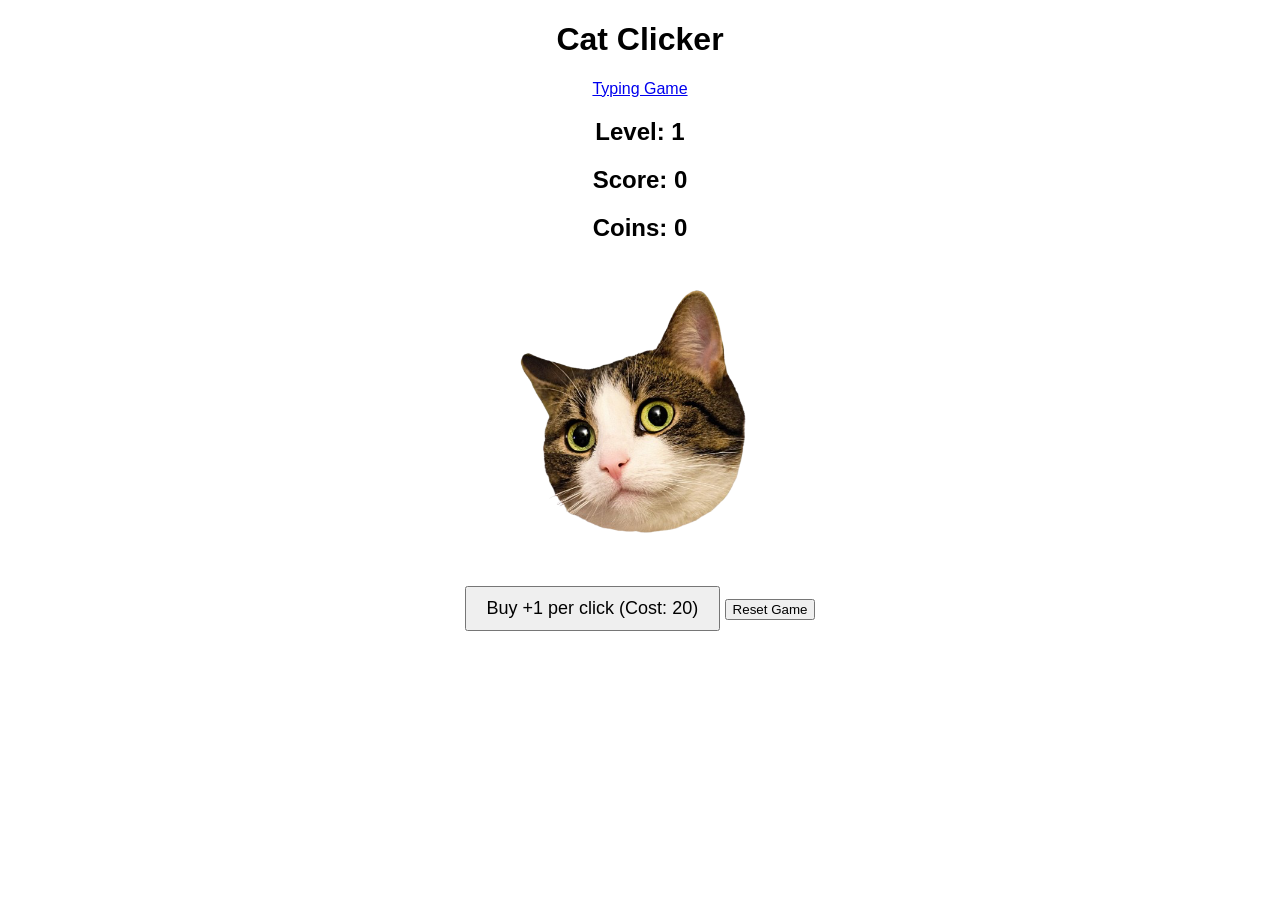
<file: index.html>
<!DOCTYPE html>
<html lang="en">
<head>
<meta charset="UTF-8">
<meta name="viewport" content="width=device-width, initial-scale=1.0">
<title>Cat Clicker</title>
<link rel="stylesheet" href="style.css">
</head>
<body>
<h1>Cat Clicker</h1>
<a href="typing.html">Typing Game</a>
<h2>Level: <span id="level">1</span></h2>
<h2>Score: <span id="score">0</span></h2>
<h2>Coins: <span id="coins">0</span></h2>

<img id="cat" src="cat.png" alt="A cat to click">

<div>
<button id="buy">Buy +1 per click (Cost: <span id="cost">20</span>)</button>
<button id="reset">Reset Game</button>
</div>

<script src="app.js"></script>
</body>
</html>
</file>
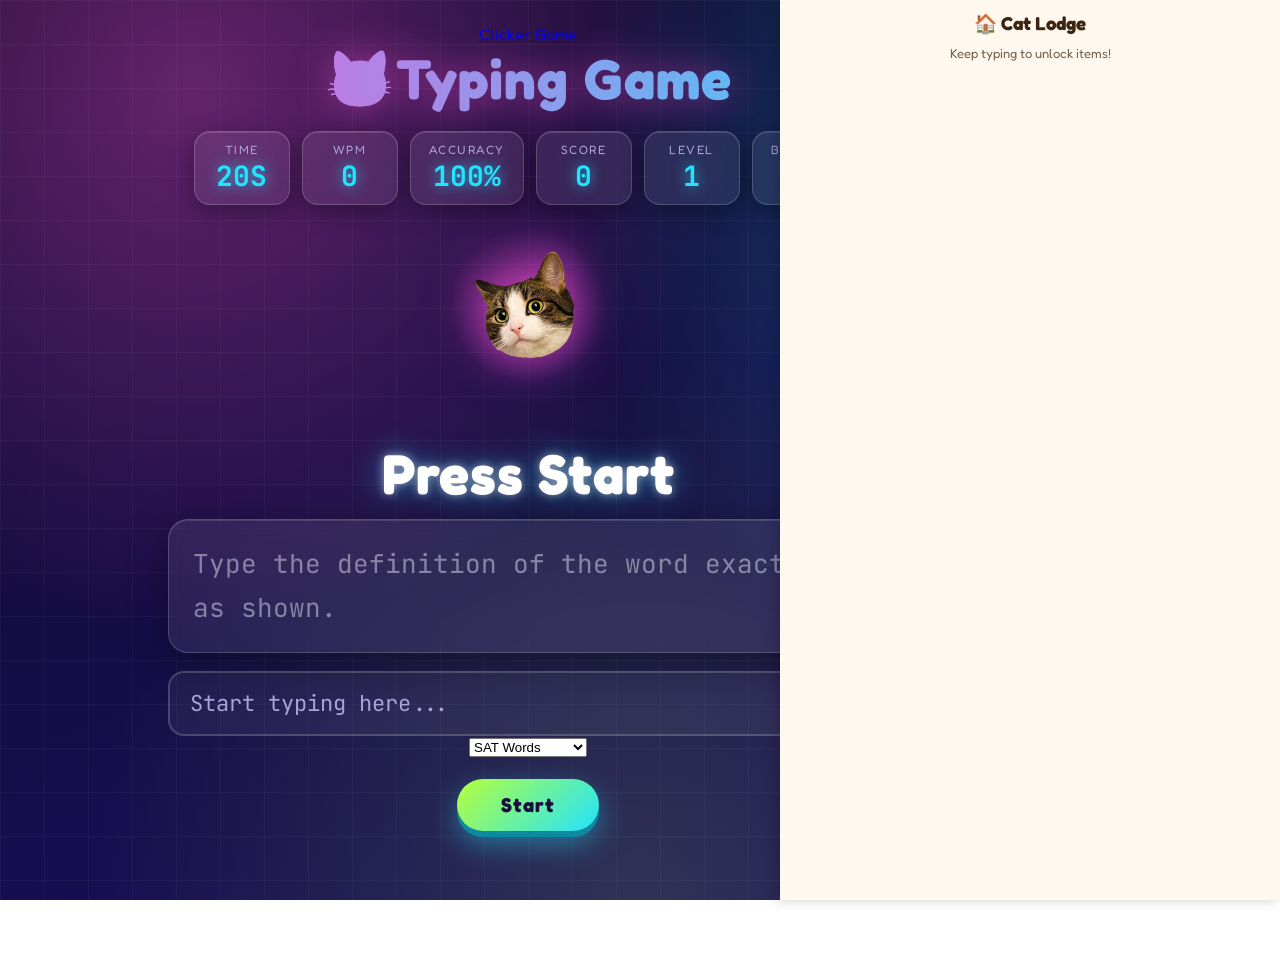
<file: typing.html>
<!DOCTYPE html>
<html lang="en">
<head>
  <meta charset="UTF-8">
  <meta name="viewport" content="width=device-width, initial-scale=1">
  <title>Cat Typing Game</title>
  <link rel="stylesheet" href="typing.css">
  <link rel="stylesheet" href="lodge.css">
</head>
<body>
  <a href="index.html">Clicker Game</a>
  <h1>🐱Typing Game</h1>
  <div id="stats">
    <div>Time <strong><span id="time">20</span>s</strong></div>
    <div>WPM <strong id="wpm">0</strong></div>
    <div>Accuracy <strong><span id="accuracy">100</span>%</strong></div>
    <div>Score <strong id="score">0</strong></div>
    <div>Level <strong id="level">1</strong></div>
    <div>Best WPM <strong id="best">0</strong></div>
  </div>

  <img id="cat" src="cat.png" alt="Your cat">

  <p id="message"></p>

  <div id="word">Press Start</div>
  <div id="definition">Type the definition of the word exactly as shown.</div>

  <input id="typing-input" type="text" autocomplete="off" autocapitalize="off"
         autocorrect="off" spellcheck="false" placeholder="Start typing here..." disabled>

<div id="bank-selection">
  <!-- <label for="word-bank">Choose Word Bank</label> -->

  <select id="word-bank">
    <option value="words1">SAT Words</option>
    <option value="words2">SAT Words 2</option>
    <option value="words3">Investing Words</option>
    <option value="words4">Health Words</option>
    <option value="words5">Science Words</option>
  </select>
</div>


  <button id="start">Start</button>

  <div id="result"></div>
  <script src="lodge.js"></script>
  <script src="typing.js"></script>
</body>
</html>
</file>
<file: style.css>
body {
    text-align: center;
    font-family: Arial, sans-serif;
}

#cat {
    width: 300px;
    cursor: pointer;
}

#buy {
    margin-top: 20px;
    padding: 10px 20px;
    font-size: 18px;
    cursor: pointer;
}

/* Cat bounce animation */
.bounce {
    animation: bounce 0.25s ease;
}

@keyframes bounce {
    0% {
        transform: scale(1);
    }
    50% {
        transform: scale(0.85);
    }
    100% {
        transform: scale(1);
    }
}

/* Floating score popup */

.popup {
    position: fixed;
    font-family: "Arial", sans-serif;
    font-size: 32px;
    font-weight: 900;
    letter-spacing: -1px;

    /* Sky gradient */
    background: linear-gradient(
        180deg,
        #ffffff 0%,
        #b9f3ff 25%,
        #45c8ff 55%,
        #1685ff 100%
    );

    /* Shiny text */
    -webkit-background-clip: text;
    background-clip: text;
    color: transparent;

    /* Glow and depth */
    filter: drop-shadow(0 2px 0 #0872c9)
            drop-shadow(0 0 10px rgba(56, 189, 248, 0.6));

    pointer-events: none;
    animation: floatUp 0.7s ease-out forwards;
    transform: scale(1);
}


@keyframes floatUp {
    0% {
        opacity: 1;
        transform: translateY(0) scale(1);
    }
    100% {
        opacity: 0;
        transform: translateY(-80px) scale(1.4);
    }
}
</file>
<file: typing.css>
/* ============================================================
   TYPE & PURR: neon arcade redesign
   Drop-in replacement for style.css. Same IDs and classes.
   ============================================================ */

@import url('https://fonts.googleapis.com/css2?family=Fredoka:wght@500;600;700&family=JetBrains+Mono:wght@500;700&display=swap');

:root {
  --bg-1: #0f0a2a;
  --bg-2: #1b1064;
  --pink: #ff4fd8;
  --cyan: #22e4ff;
  --lime: #b6ff3b;
  --gold: #ffd23f;
  --red: #ff3d6e;
  --glass: rgba(255, 255, 255, 0.08);
  --glass-border: rgba(255, 255, 255, 0.18);
  --text: #f5f3ff;
  --muted: #a9a3d6;
}

* { box-sizing: border-box; }
.duration-options {
  display: flex;
  gap: 10px;
  justify-content: center;
  margin: 20px 0;
}

.duration-btn {
  padding: 10px 18px;
  background: white;
  border: 2px solid #ddd;
  border-radius: 12px;
  font-size: 16px;
  font-weight: bold;
  cursor: pointer;
}

.duration-btn.active {
  background: #222;
  color: white;
  border-color: #222;
}
body {
  font-family: 'Fredoka', 'Arial Rounded MT Bold', Arial, sans-serif;
  text-align: center;
  color: var(--text);
  margin: 0;
  padding: 24px 16px 60px;
  min-height: 100vh;
  background:
    radial-gradient(circle at 15% 10%, rgba(255, 79, 216, 0.35), transparent 40%),
    radial-gradient(circle at 85% 20%, rgba(34, 228, 255, 0.30), transparent 40%),
    radial-gradient(circle at 50% 100%, rgba(182, 255, 59, 0.15), transparent 50%),
    linear-gradient(160deg, var(--bg-1), var(--bg-2));
  background-attachment: fixed;
  overflow-x: hidden;
}

/* subtle moving grid for arcade feel */
body::before {
  content: "";
  position: fixed;
  inset: 0;
  background-image:
    linear-gradient(rgba(255,255,255,0.04) 1px, transparent 1px),
    linear-gradient(90deg, rgba(255,255,255,0.04) 1px, transparent 1px);
  background-size: 44px 44px;
  animation: gridMove 12s linear infinite;
  pointer-events: none;
  z-index: 0;
}
@keyframes gridMove {
  to { background-position: 44px 44px; }
}

body > * { position: relative; z-index: 1; }

/* ---------- Title ---------- */
h1 {
  font-size: clamp(32px, 6vw, 56px);
  font-weight: 700;
  margin: 0 0 18px;
  letter-spacing: 1px;
  background: linear-gradient(90deg, var(--pink), var(--cyan), var(--lime), var(--pink));
  background-size: 300% 100%;
  -webkit-background-clip: text;
  background-clip: text;
  color: transparent;
  animation: titleShift 6s linear infinite;
  filter: drop-shadow(0 0 18px rgba(255, 79, 216, 0.45));
}
@keyframes titleShift {
  to { background-position: 300% 0; }
}

/* ---------- Stats HUD ---------- */
#stats {
  display: flex;
  flex-wrap: wrap;
  justify-content: center;
  gap: 12px;
  margin-bottom: 20px;
}

#stats div {
  min-width: 96px;
  background: var(--glass);
  border: 1px solid var(--glass-border);
  border-radius: 16px;
  padding: 10px 18px;
  font-size: 12px;
  text-transform: uppercase;
  letter-spacing: 1.5px;
  color: var(--muted);
  backdrop-filter: blur(10px);
  -webkit-backdrop-filter: blur(10px);
  box-shadow: 0 6px 24px rgba(0, 0, 0, 0.35), inset 0 1px 0 rgba(255, 255, 255, 0.12);
  transition: transform 0.2s ease, box-shadow 0.2s ease;
}
#stats div:hover {
  transform: translateY(-3px);
  box-shadow: 0 10px 28px rgba(34, 228, 255, 0.25), inset 0 1px 0 rgba(255, 255, 255, 0.2);
}

#stats strong {
  display: block;
  font-family: 'JetBrains Mono', 'Courier New', monospace;
  font-size: 28px;
  letter-spacing: 0;
  color: var(--cyan);
  text-shadow: 0 0 14px rgba(34, 228, 255, 0.7);
}

.stats h2 {
  display: inline-block;
  margin: 5px 12px;
  font-size: 20px;
  color: var(--gold);
  text-shadow: 0 0 12px rgba(255, 210, 63, 0.6);
}

/* ---------- Cat ---------- */
#cat {
  width: 160px;
  height: 160px;
  object-fit: contain;
  padding: 14px;
  border-radius: 50%;
  background: radial-gradient(circle, rgba(255, 79, 216, 0.35), rgba(255, 79, 216, 0) 70%);
  filter: drop-shadow(0 0 22px rgba(255, 79, 216, 0.7));
  animation: float 3s ease-in-out infinite;
  cursor: pointer;
  user-select: none;
  -webkit-user-drag: none;
}
@keyframes float {
  0%, 100% { transform: translateY(0); }
  50%      { transform: translateY(-8px); }
}

#cat.bounce {
  animation: bounce 0.3s;
  filter: drop-shadow(0 0 34px rgba(182, 255, 59, 0.95));
}
@keyframes bounce {
  0%   { transform: scale(1) rotate(0deg); }
  40%  { transform: scale(1.3) rotate(-8deg); }
  70%  { transform: scale(1.15) rotate(6deg); }
  100% { transform: scale(1) rotate(0deg); }
}

/* ---------- Message (level-ups, combos) ---------- */
#message {
  min-height: 32px;
  margin: 6px 0;
  font-size: 22px;
  font-weight: 700;
  color: var(--gold);
  text-shadow: 0 0 16px rgba(255, 210, 63, 0.8);
  animation: pop 0.4s ease-out;
}
@keyframes pop {
  0%   { transform: scale(0.6); opacity: 0; }
  70%  { transform: scale(1.12); opacity: 1; }
  100% { transform: scale(1); }
}

/* ---------- Word ---------- */
#word {
  font-size: clamp(34px, 7vw, 56px);
  font-weight: 700;
  margin: 12px 0;
  color: #fff;
  text-shadow: 0 0 10px rgba(255, 255, 255, 0.5), 0 0 30px rgba(34, 228, 255, 0.5);
  letter-spacing: 1px;
}

/* ---------- Definition / typing text ---------- */
#definition {
  max-width: 720px;
  margin: 12px auto 18px;
  padding: 22px 24px;
  background: var(--glass);
  border: 1px solid var(--glass-border);
  border-radius: 20px;
  backdrop-filter: blur(12px);
  -webkit-backdrop-filter: blur(12px);
  box-shadow: 0 10px 40px rgba(0, 0, 0, 0.4), inset 0 1px 0 rgba(255, 255, 255, 0.12);
  font-family: 'JetBrains Mono', 'Courier New', monospace;
  font-size: 26px;
  line-height: 1.7;
  text-align: left;
  color: rgba(245, 243, 255, 0.45);   /* untyped text is dim */
}

#definition .correct {
  color: var(--lime);
  text-shadow: 0 0 10px rgba(182, 255, 59, 0.55);
}

#definition .wrong {
  color: #fff;
  background: var(--red);
  border-radius: 4px;
  box-shadow: 0 0 14px rgba(255, 61, 110, 0.8);
}

#definition .current {
  color: #fff;
  background: rgba(255, 210, 63, 0.25);
  border-bottom: 3px solid var(--gold);
  border-radius: 3px;
  animation: caret 0.9s steps(2, start) infinite;
}
@keyframes caret {
  50% { border-bottom-color: transparent; }
}

/* ---------- Typing input ---------- */
#typing-input {
  width: 90%;
  max-width: 720px;
  font-family: 'JetBrains Mono', 'Courier New', monospace;
  font-size: 22px;
  padding: 16px 20px;
  color: #fff;
  background: rgba(0, 0, 0, 0.35);
  border: 2px solid var(--glass-border);
  border-radius: 16px;
  outline: none;
  transition: border-color 0.2s ease, box-shadow 0.2s ease;
}
#typing-input::placeholder { color: var(--muted); }

#typing-input:focus {
  border-color: var(--cyan);
  box-shadow: 0 0 0 4px rgba(34, 228, 255, 0.18), 0 0 30px rgba(34, 228, 255, 0.45);
}

#typing-input:disabled {
  background: rgba(255, 255, 255, 0.05);
  color: var(--muted);
  cursor: not-allowed;
}

#typing-input.error {
  animation: shake 0.2s;
  border-color: var(--red);
  box-shadow: 0 0 0 4px rgba(255, 61, 110, 0.25), 0 0 30px rgba(255, 61, 110, 0.6);
}
@keyframes shake {
  0%, 100% { transform: translateX(0); }
  25%      { transform: translateX(-8px); }
  75%      { transform: translateX(8px); }
}

/* ---------- Buttons ---------- */
button {
  display: block;
  margin: 22px auto;
  font-family: inherit;
  font-size: 20px;
  font-weight: 700;
  letter-spacing: 1px;
  padding: 14px 44px;
  border: none;
  border-radius: 999px;
  color: #1a1040;
  background: linear-gradient(135deg, var(--lime), var(--cyan));
  box-shadow: 0 6px 0 #0e8aa0, 0 12px 30px rgba(34, 228, 255, 0.45);
  cursor: pointer;
  transition: transform 0.12s ease, box-shadow 0.12s ease, filter 0.2s ease;
}
button:hover {
  filter: brightness(1.1);
  transform: translateY(-2px);
  box-shadow: 0 8px 0 #0e8aa0, 0 16px 36px rgba(34, 228, 255, 0.6);
}
button:active {
  transform: translateY(5px);
  box-shadow: 0 1px 0 #0e8aa0, 0 4px 14px rgba(34, 228, 255, 0.4);
}
button:disabled {
  filter: grayscale(1) brightness(0.7);
  cursor: not-allowed;
}

/* ---------- Result screen ---------- */
#result {
  max-width: 560px;
  margin: 10px auto;
  padding: 18px 22px;
  font-size: 24px;
  font-weight: 600;
  line-height: 1.7;
  white-space: pre-line;   /* result text uses \n line breaks */
  color: var(--gold);
  text-shadow: 0 0 14px rgba(255, 210, 63, 0.55);
}
#result:not(:empty) {
  background: var(--glass);
  border: 1px solid var(--glass-border);
  border-radius: 20px;
  backdrop-filter: blur(10px);
  -webkit-backdrop-filter: blur(10px);
  box-shadow: 0 10px 40px rgba(0, 0, 0, 0.4);
  animation: pop 0.5s ease-out;
}

/* ---------- Mobile ---------- */
@media (max-width: 520px) {
  #definition { font-size: 20px; padding: 16px; }
  #stats div { min-width: 80px; padding: 8px 12px; }
  #stats strong { font-size: 22px; }
  #cat { width: 120px; height: 120px; }
}

/* ---------- Accessibility ---------- */
@media (prefers-reduced-motion: reduce) {
  *, *::before, *::after {
    animation-duration: 0.01ms !important;
    animation-iteration-count: 1 !important;
  }
}
</file>
<file: lodge.css>
/* Make room for the sidebar */
body { padding-right: 240px; }

#lodge {
  position: fixed;
  top: 0;
  right: 0;
  bottom: 0;
  width: 500px;
  padding: 12px;
  overflow-y: auto;
  background: #fff8ee;
  color: #3b2410;
  box-shadow: -4px 0 12px rgba(0, 0, 0, 0.2);
  display: grid;
  grid-template-columns: 1fr 1fr;
  gap: 10px;
  align-content: start;
}

#lodge h3,
.lodge-hint {
  grid-column: 1 / -1;     /* span both columns */
  margin: 0;
}
.lodge-hint { font-size: 13px; opacity: 0.7; }
.lodge-hint[hidden] { display: none; }

.lodge-item {
  text-align: center;
  font-size: 12px;
  animation: lodge-pop 0.4s ease-out;
}
.lodge-item img {
  width: 200px;
  height: 200px;
  object-fit: contain;
}
.lodge-item p { margin: 2px 0 0; }

@keyframes lodge-pop {
  0%   { transform: scale(0); }
  70%  { transform: scale(1.3); }
  100% { transform: scale(1); }
}

/* Small screens: sidebar moves below the game */
@media (max-width: 800px) {
  body { padding-right: 0; }
  #lodge {
    position: static;
    width: auto;
    grid-template-columns: repeat(4, 1fr);
  }
}
</file>
